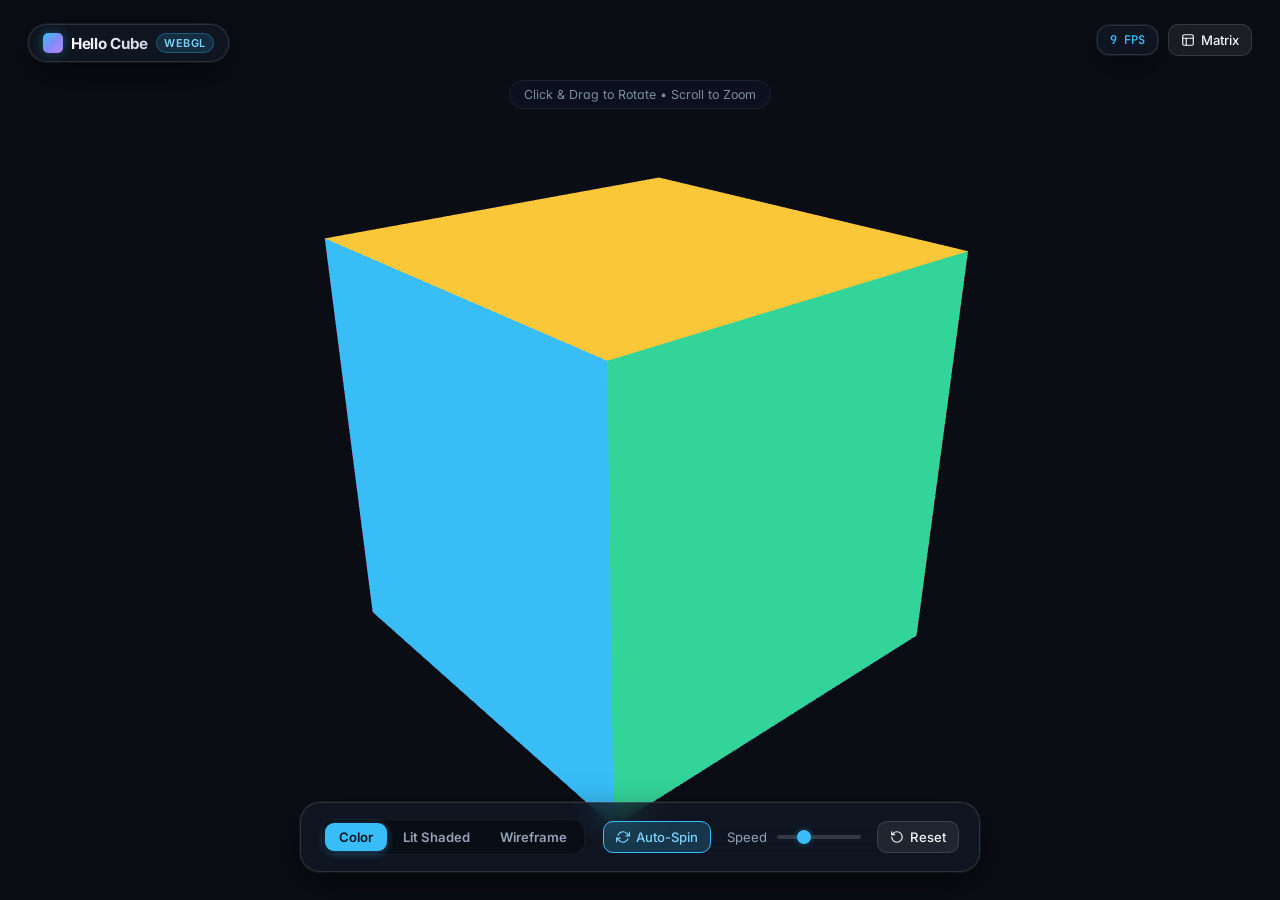
<file: index.html>
<!DOCTYPE html>
<html lang="en">
<head>
    <meta charset="UTF-8">
    <meta name="viewport" content="width=device-width, initial-scale=1.0">
    <title>Hello Cube • WebGL 3D Interactive Demo</title>
    <meta name="description" content="A modern, high-performance pure WebGL Hello Cube example with shaders, lighting, 4x4 matrix mathematics, and interactive 3D camera controls.">
    
    <!-- Google Fonts: Inter & JetBrains Mono -->
    <link rel="preconnect" href="https://fonts.googleapis.com">
    <link rel="preconnect" href="https://fonts.gstatic.com" crossorigin>
    <link href="https://fonts.googleapis.com/css2?family=Inter:wght@400;500;600;700&family=JetBrains+Mono:wght@500;600&display=swap" rel="stylesheet">
    
    <link rel="stylesheet" href="style.css">
</head>
<body>

    <!-- Header Brand -->
    <header class="header-bar">
        <div class="brand-badge">
            <div class="brand-logo"></div>
            <h1 class="brand-title">Hello Cube</h1>
            <span class="badge-tag">WebGL</span>
        </div>
    </header>

    <!-- Top Right Actions & Live FPS -->
    <div class="top-actions">
        <div class="stats-card" id="fps-val">60 FPS</div>
        <button class="action-btn" id="btn-inspector" title="View Real-Time MVP Matrix">
            <svg width="14" height="14" viewBox="0 0 24 24" fill="none" stroke="currentColor" stroke-width="2" stroke-linecap="round" stroke-linejoin="round">
                <rect x="3" y="3" width="18" height="18" rx="2" ry="2"></rect>
                <line x1="3" y1="9" x2="21" y2="9"></line>
                <line x1="9" y1="21" x2="9" y2="9"></line>
            </svg>
            <span>Matrix</span>
        </button>
    </div>

    <!-- Interaction Hint -->
    <div class="interaction-hint" id="interaction-hint">
        Click & Drag to Rotate • Scroll to Zoom
    </div>

    <!-- 3D Canvas Viewport -->
    <div id="canvas-container">
        <canvas id="glcanvas"></canvas>
    </div>

    <!-- Floating HUD Control Dock -->
    <nav class="control-dock" aria-label="Cube Controls">
        <div class="dock-row">
            <!-- Render Mode Selector -->
            <div class="pill-group" role="tablist" aria-label="Render Mode">
                <button class="pill-btn active" data-mode="0" role="tab" id="mode-color">Color</button>
                <button class="pill-btn" data-mode="1" role="tab" id="mode-shaded">Lit Shaded</button>
                <button class="pill-btn" data-mode="2" role="tab" id="mode-wireframe">Wireframe</button>
            </div>

            <!-- Controls (Auto-spin, Speed, Reset) -->
            <div class="dock-controls">
                <button class="action-btn active" id="btn-spin" title="Toggle Auto-Rotation">
                    <svg width="14" height="14" viewBox="0 0 24 24" fill="none" stroke="currentColor" stroke-width="2" stroke-linecap="round" stroke-linejoin="round">
                        <polyline points="23 4 23 10 17 10"></polyline>
                        <polyline points="1 20 1 14 7 14"></polyline>
                        <path d="M3.51 9a9 9 0 0 1 14.85-3.36L23 10M1 14l4.64 4.36A9 9 0 0 0 20.49 15"></path>
                    </svg>
                    <span>Auto-Spin</span>
                </button>

                <div class="control-item">
                    <label for="speed-slider">Speed</label>
                    <div class="slider-container">
                        <input type="range" id="speed-slider" min="0.2" max="3.0" step="0.1" value="1.0" title="Rotation Speed">
                    </div>
                </div>

                <button class="action-btn" id="btn-reset" title="Reset Camera Angle">
                    <svg width="14" height="14" viewBox="0 0 24 24" fill="none" stroke="currentColor" stroke-width="2" stroke-linecap="round" stroke-linejoin="round">
                        <path d="M3 12a9 9 0 1 0 9-9 9.75 9.75 0 0 0-6.74 2.74L3 8"></path>
                        <path d="M3 3v5h5"></path>
                    </svg>
                    <span>Reset</span>
                </button>
            </div>
        </div>
    </nav>

    <!-- Matrix & Pipeline Inspector Modal -->
    <div class="inspector-modal" id="inspector-modal">
        <div class="inspector-header">
            <h2 class="inspector-title">MVP Matrix (4x4)</h2>
            <button class="close-btn" id="close-inspector" aria-label="Close Inspector">&times;</button>
        </div>
        
        <p style="font-size: 0.73rem; color: var(--text-muted); line-height: 1.4;">
            Live Model-View-Projection matrix transformation passed to the vertex shader uniform <code style="color:#38bdf8;">uProjectionMatrix * uModelViewMatrix</code>.
        </p>

        <div class="matrix-grid">
            <div class="matrix-cell">0.00</div>
            <div class="matrix-cell">0.00</div>
            <div class="matrix-cell">0.00</div>
            <div class="matrix-cell">0.00</div>
            <div class="matrix-cell">0.00</div>
            <div class="matrix-cell">0.00</div>
            <div class="matrix-cell">0.00</div>
            <div class="matrix-cell">0.00</div>
            <div class="matrix-cell">0.00</div>
            <div class="matrix-cell">0.00</div>
            <div class="matrix-cell">0.00</div>
            <div class="matrix-cell">0.00</div>
            <div class="matrix-cell">0.00</div>
            <div class="matrix-cell">0.00</div>
            <div class="matrix-cell">0.00</div>
            <div class="matrix-cell">0.00</div>
        </div>

        <div style="margin-top: 4px;">
            <div style="font-size: 0.72rem; font-weight: 600; color: #cbd5e1; margin-bottom: 6px;">WebGL Pipeline Details</div>
            <div class="tech-tag-list">
                <span class="tech-tag">gl.DEPTH_TEST</span>
                <span class="tech-tag">24 Vertices</span>
                <span class="tech-tag">36 Indices</span>
                <span class="tech-tag">Blinn-Phong</span>
                <span class="tech-tag">Perspective 45°</span>
            </div>
        </div>
    </div>

    <script type="module" src="app.js"></script>
</body>
</html>
</file>
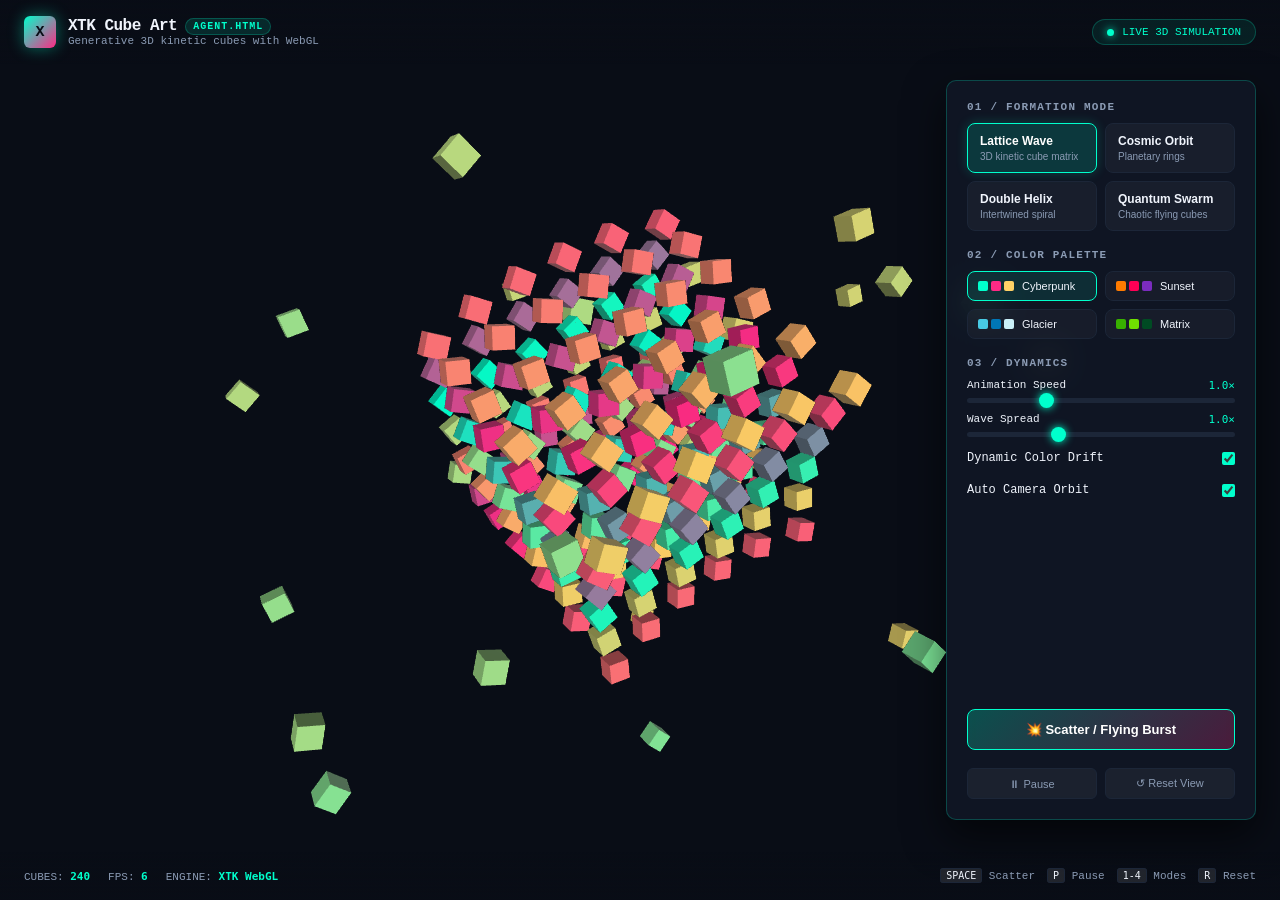
<file: 02/agent.html>
<!DOCTYPE html>
<html lang="en">
<head>
  <meta charset="UTF-8">
  <meta name="viewport" content="width=device-width, initial-scale=1.0">
  <meta name="theme-color" content="#090d16">
  <title>XTK Cube Art — Kinetic Matrix Visualization</title>
  <link rel="icon" href="data:image/svg+xml,%3Csvg xmlns='http://www.w3.org/2000/svg' viewBox='0 0 32 32'%3E%3Cpath fill='%2300ffcc' d='M16 2 30 9v14l-14 7L2 23V9z'/%3E%3C/svg%3E">
  <style>
    :root {
      --bg: #090d16;
      --card: rgba(16, 23, 38, 0.88);
      --card-border: rgba(0, 255, 204, 0.22);
      --accent: #00ffcc;
      --accent-glow: rgba(0, 255, 204, 0.4);
      --pink: #ff2a85;
      --yellow: #ffd166;
      --blue: #3a86ff;
      --text: #f0f4fc;
      --muted: #8b9bb4;
      --line: #1c2638;
      --radius: 10px;
    }

    * { box-sizing: border-box; margin: 0; padding: 0; }

    body {
      background: var(--bg);
      color: var(--text);
      font-family: -apple-system, BlinkMacSystemFont, "Segoe UI", Roboto, "Courier New", monospace;
      height: 100vh;
      overflow: hidden;
      display: flex;
      flex-direction: column;
      user-select: none;
      -webkit-user-select: none;
    }

    header {
      position: absolute;
      top: 0;
      left: 0;
      right: 0;
      height: 64px;
      padding: 0 24px;
      display: flex;
      align-items: center;
      justify-content: space-between;
      z-index: 10;
      background: linear-gradient(180deg, rgba(9, 13, 22, 0.95) 0%, rgba(9, 13, 22, 0.6) 75%, transparent 100%);
      pointer-events: none;
    }

    header * { pointer-events: auto; }

    .brand {
      display: flex;
      align-items: center;
      gap: 12px;
    }

    .brand-cube {
      width: 32px;
      height: 32px;
      background: linear-gradient(135deg, var(--accent) 0%, var(--pink) 100%);
      border-radius: 6px;
      box-shadow: 0 0 16px var(--accent-glow);
      display: flex;
      align-items: center;
      justify-content: center;
      font-weight: 900;
      color: #090d16;
      font-size: 15px;
    }

    .brand-text h1 {
      font-size: 16px;
      font-weight: 700;
      letter-spacing: -0.5px;
      display: flex;
      align-items: center;
      gap: 8px;
    }

    .badge {
      font-size: 10px;
      text-transform: uppercase;
      letter-spacing: 1px;
      background: rgba(0, 255, 204, 0.12);
      color: var(--accent);
      border: 1px solid var(--card-border);
      padding: 2px 7px;
      border-radius: 20px;
    }

    .brand-text p {
      font-size: 11px;
      color: var(--muted);
    }

    .status-badge {
      display: flex;
      align-items: center;
      gap: 8px;
      font-size: 11px;
      color: var(--accent);
      background: rgba(0, 255, 204, 0.08);
      border: 1px solid var(--card-border);
      padding: 6px 14px;
      border-radius: 30px;
    }

    .status-dot {
      width: 7px;
      height: 7px;
      background: var(--accent);
      border-radius: 50%;
      box-shadow: 0 0 8px var(--accent);
      animation: pulse 2s infinite;
    }

    @keyframes pulse {
      0%, 100% { opacity: 1; transform: scale(1); }
      50% { opacity: 0.4; transform: scale(0.8); }
    }

    #stage {
      position: absolute;
      inset: 0;
      width: 100%;
      height: 100%;
      cursor: grab;
      touch-action: none;
    }

    #stage:active { cursor: grabbing; }

    #stage canvas {
      width: 100% !important;
      height: 100% !important;
      display: block;
    }

    /* Control Panel Drawer */
    #panel {
      position: absolute;
      right: 24px;
      top: 80px;
      bottom: 80px;
      width: 310px;
      background: var(--card);
      border: 1px solid var(--card-border);
      backdrop-filter: blur(16px);
      -webkit-backdrop-filter: blur(16px);
      border-radius: var(--radius);
      padding: 20px;
      display: flex;
      flex-direction: column;
      gap: 18px;
      z-index: 10;
      box-shadow: 0 16px 40px rgba(0, 0, 0, 0.6);
      overflow-y: auto;
      scrollbar-width: thin;
      scrollbar-color: var(--line) transparent;
    }

    .panel-section {
      display: flex;
      flex-direction: column;
      gap: 10px;
    }

    .section-title {
      font-size: 11px;
      text-transform: uppercase;
      letter-spacing: 1.2px;
      color: var(--muted);
      font-weight: 700;
      display: flex;
      justify-content: space-between;
      align-items: center;
    }

    .grid-buttons {
      display: grid;
      grid-template-columns: 1fr 1fr;
      gap: 8px;
    }

    .mode-btn {
      background: rgba(255, 255, 255, 0.04);
      border: 1px solid var(--line);
      border-radius: 8px;
      padding: 10px 12px;
      color: var(--text);
      font-size: 12px;
      cursor: pointer;
      text-align: left;
      transition: all 0.2s ease;
      display: flex;
      flex-direction: column;
      gap: 3px;
    }

    .mode-btn small {
      color: var(--muted);
      font-size: 10px;
    }

    .mode-btn:hover {
      background: rgba(0, 255, 204, 0.08);
      border-color: var(--card-border);
    }

    .mode-btn.active {
      background: rgba(0, 255, 204, 0.15);
      border-color: var(--accent);
      color: #ffffff;
      box-shadow: 0 0 12px rgba(0, 255, 204, 0.2);
    }

    .palette-list {
      display: grid;
      grid-template-columns: 1fr 1fr;
      gap: 8px;
    }

    .palette-btn {
      border: 1px solid var(--line);
      border-radius: 8px;
      padding: 8px 10px;
      background: rgba(255, 255, 255, 0.03);
      cursor: pointer;
      display: flex;
      align-items: center;
      gap: 8px;
      transition: all 0.2s;
    }

    .palette-btn:hover {
      border-color: var(--card-border);
    }

    .palette-btn.active {
      border-color: var(--accent);
      background: rgba(0, 255, 204, 0.1);
    }

    .palette-swatches {
      display: flex;
      gap: 3px;
    }

    .swatch {
      width: 10px;
      height: 10px;
      border-radius: 2px;
    }

    .palette-name {
      font-size: 11px;
      color: var(--text);
    }

    .control-row {
      display: flex;
      flex-direction: column;
      gap: 6px;
    }

    .control-label {
      display: flex;
      justify-content: space-between;
      font-size: 11px;
      color: var(--text);
    }

    .control-label span:last-child {
      color: var(--accent);
      font-family: monospace;
    }

    input[type="range"] {
      width: 100%;
      height: 5px;
      border-radius: 5px;
      background: var(--line);
      outline: none;
      -webkit-appearance: none;
    }

    input[type="range"]::-webkit-slider-thumb {
      -webkit-appearance: none;
      width: 15px;
      height: 15px;
      border-radius: 50%;
      background: var(--accent);
      cursor: pointer;
      box-shadow: 0 0 8px var(--accent);
    }

    .checkbox-row {
      display: flex;
      align-items: center;
      justify-content: space-between;
      font-size: 12px;
      padding: 4px 0;
      cursor: pointer;
    }

    .checkbox-row input {
      accent-color: var(--accent);
      cursor: pointer;
    }

    .btn-action {
      background: linear-gradient(135deg, rgba(0, 255, 204, 0.25) 0%, rgba(255, 42, 133, 0.25) 100%);
      border: 1px solid var(--accent);
      color: #fff;
      padding: 12px;
      border-radius: 8px;
      font-weight: 600;
      font-size: 13px;
      cursor: pointer;
      transition: all 0.2s;
      display: flex;
      align-items: center;
      justify-content: center;
      gap: 8px;
    }

    .btn-action:hover {
      box-shadow: 0 0 16px var(--accent-glow);
      transform: translateY(-1px);
    }

    .btn-action:active {
      transform: translateY(1px);
    }

    .btn-secondary {
      background: rgba(255, 255, 255, 0.05);
      border: 1px solid var(--line);
      color: var(--muted);
      padding: 8px;
      border-radius: 6px;
      font-size: 11px;
      cursor: pointer;
      transition: all 0.2s;
    }

    .btn-secondary:hover {
      color: var(--text);
      border-color: var(--card-border);
    }

    /* Footer Stats & Info */
    footer {
      position: absolute;
      bottom: 0;
      left: 0;
      right: 0;
      height: 48px;
      padding: 0 24px;
      display: flex;
      align-items: center;
      justify-content: space-between;
      background: linear-gradient(0deg, rgba(9, 13, 22, 0.95) 0%, transparent 100%);
      font-size: 11px;
      color: var(--muted);
      pointer-events: none;
      z-index: 10;
    }

    footer * { pointer-events: auto; }

    .stats {
      display: flex;
      gap: 18px;
    }

    .stats b {
      color: var(--accent);
      font-family: monospace;
    }

    .shortcuts {
      display: flex;
      gap: 12px;
    }

    .shortcuts kbd {
      background: rgba(255, 255, 255, 0.1);
      border: 1px solid var(--line);
      padding: 1px 5px;
      border-radius: 3px;
      color: var(--text);
      font-family: monospace;
      font-size: 10px;
    }

    /* Loading Overlay */
    #loader {
      position: absolute;
      inset: 0;
      background: var(--bg);
      display: flex;
      flex-direction: column;
      align-items: center;
      justify-content: center;
      gap: 16px;
      z-index: 100;
      transition: opacity 0.5s ease;
    }

    #loader.hidden {
      opacity: 0;
      pointer-events: none;
    }

    .spinner {
      width: 48px;
      height: 48px;
      border: 3px solid rgba(0, 255, 204, 0.15);
      border-top-color: var(--accent);
      border-radius: 50%;
      animation: spin 0.8s linear infinite;
    }

    @keyframes spin {
      to { transform: rotate(360deg); }
    }

    #loader h2 {
      font-size: 18px;
      color: var(--text);
      letter-spacing: -0.5px;
    }

    #loader p {
      font-size: 12px;
      color: var(--muted);
    }
  </style>
  <script type="text/javascript" src="xtk_edge.js"></script>
</head>
<body>

  <header>
    <div class="brand">
      <div class="brand-cube">X</div>
      <div class="brand-text">
        <h1>XTK Cube Art <span class="badge">agent.html</span></h1>
        <p>Generative 3D kinetic cubes with WebGL</p>
      </div>
    </div>
    <div class="status-badge">
      <div class="status-dot"></div>
      <span id="status-text">INITIALIZING XTK...</span>
    </div>
  </header>

  <div id="stage"></div>

  <div id="panel">
    <div class="panel-section">
      <div class="section-title">
        <span>01 / Formation Mode</span>
      </div>
      <div class="grid-buttons">
        <button class="mode-btn active" data-mode="0">
          <strong>Lattice Wave</strong>
          <small>3D kinetic cube matrix</small>
        </button>
        <button class="mode-btn" data-mode="1">
          <strong>Cosmic Orbit</strong>
          <small>Planetary rings</small>
        </button>
        <button class="mode-btn" data-mode="2">
          <strong>Double Helix</strong>
          <small>Intertwined spiral</small>
        </button>
        <button class="mode-btn" data-mode="3">
          <strong>Quantum Swarm</strong>
          <small>Chaotic flying cubes</small>
        </button>
      </div>
    </div>

    <div class="panel-section">
      <div class="section-title">
        <span>02 / Color Palette</span>
      </div>
      <div class="palette-list">
        <button class="palette-btn active" data-palette="0">
          <div class="palette-swatches">
            <span class="swatch" style="background:#00ffcc"></span>
            <span class="swatch" style="background:#ff2a85"></span>
            <span class="swatch" style="background:#ffd166"></span>
          </div>
          <span class="palette-name">Cyberpunk</span>
        </button>
        <button class="palette-btn" data-palette="1">
          <div class="palette-swatches">
            <span class="swatch" style="background:#ff7b00"></span>
            <span class="swatch" style="background:#ff0055"></span>
            <span class="swatch" style="background:#7b2cbf"></span>
          </div>
          <span class="palette-name">Sunset</span>
        </button>
        <button class="palette-btn" data-palette="2">
          <div class="palette-swatches">
            <span class="swatch" style="background:#48cae4"></span>
            <span class="swatch" style="background:#0077b6"></span>
            <span class="swatch" style="background:#caf0f8"></span>
          </div>
          <span class="palette-name">Glacier</span>
        </button>
        <button class="palette-btn" data-palette="3">
          <div class="palette-swatches">
            <span class="swatch" style="background:#38b000"></span>
            <span class="swatch" style="background:#70e000"></span>
            <span class="swatch" style="background:#004b23"></span>
          </div>
          <span class="palette-name">Matrix</span>
        </button>
      </div>
    </div>

    <div class="panel-section">
      <div class="section-title">
        <span>03 / Dynamics</span>
      </div>

      <div class="control-row">
        <div class="control-label">
          <span>Animation Speed</span>
          <span id="speed-val">1.0×</span>
        </div>
        <input id="speed-slider" type="range" min="0.2" max="3.0" step="0.1" value="1.0">
      </div>

      <div class="control-row">
        <div class="control-label">
          <span>Wave Spread</span>
          <span id="spread-val">1.0×</span>
        </div>
        <input id="spread-slider" type="range" min="0.5" max="2.0" step="0.1" value="1.0">
      </div>

      <label class="checkbox-row">
        <span>Dynamic Color Drift</span>
        <input id="color-drift" type="checkbox" checked>
      </label>

      <label class="checkbox-row">
        <span>Auto Camera Orbit</span>
        <input id="auto-rotate" type="checkbox" checked>
      </label>
    </div>

    <div class="panel-section" style="margin-top:auto">
      <button class="btn-action" id="scatter-btn">
        <span>💥 Scatter / Flying Burst</span>
      </button>
      <div style="display:grid; grid-template-columns:1fr 1fr; gap:8px; margin-top:8px;">
        <button class="btn-secondary" id="pause-btn">⏸ Pause</button>
        <button class="btn-secondary" id="reset-cam-btn">↺ Reset View</button>
      </div>
    </div>
  </div>

  <footer>
    <div class="stats">
      <span>CUBES: <b id="cube-count">240</b></span>
      <span>FPS: <b id="fps-val">60</b></span>
      <span>ENGINE: <b>XTK WebGL</b></span>
    </div>
    <div class="shortcuts">
      <span><kbd>SPACE</kbd> Scatter</span>
      <span><kbd>P</kbd> Pause</span>
      <span><kbd>1-4</kbd> Modes</span>
      <span><kbd>R</kbd> Reset</span>
    </div>
  </footer>

  <div id="loader">
    <div class="spinner"></div>
    <h2>Loading XTK Engine</h2>
    <p>Creating 3D Cube Art Visualization...</p>
  </div>

  <script>
    (function() {
      const CONFIG = {
        cubeGrid: 6, // 6x6x6 = 216 lattice cubes
        satelliteCount: 24, // 24 flying satellite cubes (total 240 cubes)
        cubeBaseSize: 9
      };

      const STATE = {
        mode: 0,
        palette: 0,
        speed: 1.0,
        spread: 1.0,
        colorDrift: true,
        autoRotate: true,
        paused: false,
        scattered: false,
        time: 0,
        colorTime: 0,
        scatterTime: 0
      };

      const PALETTES = [
        // Cyberpunk
        [[0.0, 1.0, 0.8], [1.0, 0.16, 0.52], [1.0, 0.82, 0.4]],
        // Sunset
        [[1.0, 0.48, 0.0], [1.0, 0.0, 0.33], [0.48, 0.17, 0.75]],
        // Glacier
        [[0.28, 0.79, 0.89], [0.0, 0.47, 0.71], [0.79, 0.94, 0.97]],
        // Emerald Matrix
        [[0.22, 0.69, 0.0], [0.44, 0.88, 0.0], [0.0, 0.29, 0.14]]
      ];

      let r; // XTK renderer
      const cubeData = [];
      let lastFrame = performance.now();
      let frameCount = 0;
      let lastFpsTime = lastFrame;
      let ready = false;

      function transformMatrix(object, x, y, z, angle, tilt, size) {
        const m = object.transform.matrix;
        const c = Math.cos(angle), s = Math.sin(angle);
        const ct = Math.cos(tilt), st = Math.sin(tilt);
        m[0] = c * size;      m[1] = s * st * size;   m[2] = -s * ct * size;  m[3] = 0;
        m[4] = 0;             m[5] = ct * size;       m[6] = st * size;       m[7] = 0;
        m[8] = s * size;      m[9] = -c * st * size;  m[10] = c * ct * size;  m[11] = 0;
        m[12] = x;            m[13] = y;              m[14] = z;              m[15] = 1;
        object.transform.modified();
      }

      function ensureXTKAndStart() {
        if (typeof X === 'undefined' || !X.renderer3D) {
          const s = document.createElement('script');
          s.src = 'https://get.goXTK.com/xtk_edge.js';
          s.onload = createScene;
          s.onerror = function() {
            document.getElementById('status-text').textContent = 'XTK LOAD ERROR';
            document.getElementById('loader').querySelector('p').textContent = 'Could not load XTK library.';
          };
          document.head.appendChild(s);
        } else {
          createScene();
        }
      }

      function createScene() {
        try {
          r = new X.renderer3D();
          r.container = 'stage';
          r.config.PROGRESSBAR_ENABLED = false;
          r.config.PICKING_ENABLED = false;
          r.init();
          r.bgColor = [9 / 255, 13 / 255, 22 / 255];

          const N = CONFIG.cubeGrid;
          const totalLattice = N * N * N;

          // 1. Create Core Matrix Cubes
          for (let i = 0; i < totalLattice; i++) {
            const c = new X.cube();
            c.lengthX = c.lengthY = c.lengthZ = 1;
            c.color = [0.0, 1.0, 0.8];
            c.pickable = false;

            const ix = (i % N) - (N - 1) / 2;
            const iy = (Math.floor(i / N) % N) - (N - 1) / 2;
            const iz = Math.floor(i / (N * N)) - (N - 1) / 2;
            const seed = i * 2.39996;

            cubeData.push({
              object: c,
              isSatellite: false,
              index: i,
              baseX: ix,
              baseY: iy,
              baseZ: iz,
              size: CONFIG.cubeBaseSize,
              scatterDir: [
                (Math.random() - 0.5) * 350,
                (Math.random() - 0.5) * 350,
                (Math.random() - 0.5) * 350
              ]
            });

            r.add(c);
          }

          // 2. Create Flying Satellite Cubes
          for (let j = 0; j < CONFIG.satelliteCount; j++) {
            const sat = new X.cube();
            sat.lengthX = sat.lengthY = sat.lengthZ = 1;
            sat.color = [1.0, 0.16, 0.52];
            sat.pickable = false;

            cubeData.push({
              object: sat,
              isSatellite: true,
              index: totalLattice + j,
              orbitRadius: 95 + (j % 3) * 35,
              orbitSpeed: 0.85 + (j % 4) * 0.35,
              orbitAngle: (j / CONFIG.satelliteCount) * Math.PI * 2,
              orbitTilt: (j % 5) * 0.6 - 1.2,
              size: CONFIG.cubeBaseSize * (0.8 + Math.random() * 0.5),
              scatterDir: [
                (Math.random() - 0.5) * 400,
                (Math.random() - 0.5) * 400,
                (Math.random() - 0.5) * 400
              ]
            });

            r.add(sat);
          }

          document.getElementById('cube-count').textContent = cubeData.length;

          // Initial positions
          updatePositions(0);
          updateColors(0);

          r.camera.position = [0, 220, 260];
          r.camera.focus = [0, 0, 0];

          r.onShowtime = function() {
            ready = true;
            document.getElementById('loader').classList.add('hidden');
            document.getElementById('status-text').textContent = 'LIVE 3D SIMULATION';
            r.camera.position = [0, 220, 260];
            r.camera.focus = [0, 0, 0];
          };

          r.onRender = function() {
            renderLoop();
          };

          r.render();
          setupControls();

          // Fallback loader removal
          setTimeout(() => {
            document.getElementById('loader').classList.add('hidden');
            document.getElementById('status-text').textContent = 'LIVE 3D SIMULATION';
          }, 600);

        } catch (e) {
          console.error(e);
          document.getElementById('status-text').textContent = 'WEBGL ERROR';
        }
      }

      function updatePositions(t) {
        const sTime = STATE.scatterTime;
        const spread = STATE.spread;

        for (let i = 0; i < cubeData.length; i++) {
          const item = cubeData[i];
          let x = 0, y = 0, z = 0;
          let rotAngle = t * 0.5 + i * 0.05;
          let tiltAngle = t * 0.3;

          if (item.isSatellite) {
            const angle = item.orbitAngle + t * 0.7 * item.orbitSpeed;
            const rad = item.orbitRadius * (1 + Math.sin(t * 1.5 + item.index) * 0.15);
            x = Math.cos(angle) * rad;
            y = Math.sin(angle) * Math.cos(item.orbitTilt) * rad + Math.sin(t * 2 + item.index) * 20;
            z = Math.sin(angle) * Math.sin(item.orbitTilt) * rad;
            rotAngle = angle * 2;
          } else {
            const ix = item.baseX;
            const iy = item.baseY;
            const iz = item.baseZ;
            const idx = item.index;

            if (STATE.mode === 0) {
              // Mode 0: Lattice Wave
              const dist = Math.sqrt(ix * ix + iy * iy + iz * iz);
              const wave = Math.sin(dist * 1.2 - t * 2.5) * 12;
              const spacing = (19 + Math.sin(t * 0.8) * 3) * spread;
              x = ix * spacing;
              y = iy * spacing + wave;
              z = iz * spacing;
            } else if (STATE.mode === 1) {
              // Mode 1: Cosmic Orbit Rings
              const ring = Math.floor(idx / 36);
              const posInRing = idx % 36;
              const angle = (posInRing / 36) * Math.PI * 2 + t * (0.4 + ring * 0.15);
              const r0 = (35 + ring * 22) * spread;
              const tilt = ring * 0.5 - 1.0;
              x = Math.cos(angle) * r0;
              y = Math.sin(angle) * Math.cos(tilt) * r0 + Math.sin(t * 3 + ring) * 8;
              z = Math.sin(angle) * Math.sin(tilt) * r0;
              rotAngle = angle;
            } else if (STATE.mode === 2) {
              // Mode 2: Double Helix
              const strand = idx % 2;
              const h = (idx / 216 - 0.5) * 200 * spread;
              const angle = (idx / 216) * Math.PI * 8 + strand * Math.PI + t * 1.2;
              const rad = (45 + Math.sin(t + idx * 0.05) * 10) * spread;
              x = Math.cos(angle) * rad;
              y = h;
              z = Math.sin(angle) * rad;
              rotAngle = angle;
            } else {
              // Mode 3: Quantum Swarm
              const phase = idx * 2.39996;
              const rad = (55 + Math.sin(phase * 2 + t) * 35) * spread;
              x = Math.sin(phase + t * 0.6) * rad;
              y = Math.cos(phase * 1.5 + t * 0.8) * (rad * 0.9);
              z = Math.sin(phase * 0.7 + t * 1.1) * rad;
              rotAngle = phase + t;
            }
          }

          if (sTime > 0.001) {
            x += item.scatterDir[0] * sTime;
            y += item.scatterDir[1] * sTime;
            z += item.scatterDir[2] * sTime;
          }

          transformMatrix(item.object, x, y, z, rotAngle, tiltAngle, item.size);
        }
      }

      function updateColors(t) {
        const pal = PALETTES[STATE.palette];
        const num = pal.length;

        for (let i = 0; i < cubeData.length; i++) {
          const item = cubeData[i];
          let phase;
          if (STATE.colorDrift) {
            phase = (item.index * 0.02 + STATE.colorTime * 0.35) % num;
          } else {
            phase = (item.index * 0.02) % num;
          }

          const i0 = Math.floor(phase);
          const frac = phase - i0;
          const c0 = pal[i0];
          const c1 = pal[(i0 + 1) % num];

          item.object.color = [
            c0[0] + (c1[0] - c0[0]) * frac,
            c0[1] + (c1[1] - c0[1]) * frac,
            c0[2] + (c1[2] - c0[2]) * frac
          ];
        }
      }

      function renderLoop() {
        const now = performance.now();
        const dt = Math.min((now - lastFrame) / 1000, 0.1);
        lastFrame = now;

        frameCount++;
        if (now - lastFpsTime >= 500) {
          const fps = Math.round((frameCount * 1000) / (now - lastFpsTime));
          document.getElementById('fps-val').textContent = fps;
          frameCount = 0;
          lastFpsTime = now;
        }

        if (STATE.paused) return;

        STATE.time += dt * STATE.speed;
        if (STATE.colorDrift) {
          STATE.colorTime += dt * STATE.speed;
        }

        const targetScatter = STATE.scattered ? 1.0 : 0.0;
        STATE.scatterTime += (targetScatter - STATE.scatterTime) * Math.min(dt * 4, 1.0);

        updatePositions(STATE.time);
        updateColors(STATE.time);

        if (STATE.autoRotate && r.camera) {
          const camRadius = 310;
          const camAngle = STATE.time * 0.18;
          r.camera.position = [
            Math.sin(camAngle) * camRadius,
            120 + Math.sin(STATE.time * 0.4) * 40,
            Math.cos(camAngle) * camRadius
          ];
          r.camera.focus = [0, 0, 0];
        }
      }

      function setupControls() {
        const modeBtns = document.querySelectorAll('.mode-btn');
        modeBtns.forEach(btn => {
          btn.addEventListener('click', () => {
            modeBtns.forEach(b => b.classList.remove('active'));
            btn.classList.add('active');
            STATE.mode = parseInt(btn.dataset.mode);
          });
        });

        const palBtns = document.querySelectorAll('.palette-btn');
        palBtns.forEach(btn => {
          btn.addEventListener('click', () => {
            palBtns.forEach(b => b.classList.remove('active'));
            btn.classList.add('active');
            STATE.palette = parseInt(btn.dataset.palette);
          });
        });

        const speedSlider = document.getElementById('speed-slider');
        speedSlider.addEventListener('input', e => {
          STATE.speed = parseFloat(e.target.value);
          document.getElementById('speed-val').textContent = STATE.speed.toFixed(1) + '×';
        });

        const spreadSlider = document.getElementById('spread-slider');
        spreadSlider.addEventListener('input', e => {
          STATE.spread = parseFloat(e.target.value);
          document.getElementById('spread-val').textContent = STATE.spread.toFixed(1) + '×';
        });

        document.getElementById('color-drift').addEventListener('change', e => {
          STATE.colorDrift = e.target.checked;
        });

        document.getElementById('auto-rotate').addEventListener('change', e => {
          STATE.autoRotate = e.target.checked;
        });

        const scatterBtn = document.getElementById('scatter-btn');
        scatterBtn.addEventListener('click', () => {
          STATE.scattered = !STATE.scattered;
          scatterBtn.querySelector('span').textContent = STATE.scattered ? '⚡ Reassemble Matrix' : '💥 Scatter / Flying Burst';
        });

        const pauseBtn = document.getElementById('pause-btn');
        pauseBtn.addEventListener('click', () => {
          STATE.paused = !STATE.paused;
          pauseBtn.textContent = STATE.paused ? '▶ Resume' : '⏸ Pause';
        });

        document.getElementById('reset-cam-btn').addEventListener('click', () => {
          if (r && r.camera) {
            r.camera.position = [0, 220, 260];
            r.camera.focus = [0, 0, 0];
          }
        });

        window.addEventListener('keydown', e => {
          if (e.code === 'Space') {
            e.preventDefault();
            scatterBtn.click();
          } else if (e.code === 'KeyP') {
            pauseBtn.click();
          } else if (e.code === 'KeyR') {
            document.getElementById('reset-cam-btn').click();
          } else if (e.key >= '1' && e.key <= '4') {
            const idx = parseInt(e.key) - 1;
            if (modeBtns[idx]) modeBtns[idx].click();
          }
        });
      }

      window.addEventListener('DOMContentLoaded', ensureXTKAndStart);
    })();
  </script>
</body>
</html>
</file>
<file: style.css>
/* Modern WebGL Hello Cube Styles */
:root {
    --bg-primary: #0a0d14;
    --bg-card: rgba(18, 24, 38, 0.75);
    --border-card: rgba(255, 255, 255, 0.12);
    --border-hover: rgba(255, 255, 255, 0.25);
    --text-main: #f1f5f9;
    --text-muted: #94a3b8;
    --accent: #38bdf8;
    --accent-glow: rgba(56, 189, 248, 0.35);
    --accent-active: #0ea5e9;
    --card-shadow: 0 12px 36px -4px rgba(0, 0, 0, 0.6), 0 0 0 1px rgba(255, 255, 255, 0.08);
    --font-sans: 'Inter', -apple-system, BlinkMacSystemFont, 'Segoe UI', Roboto, sans-serif;
    --font-mono: 'JetBrains Mono', 'Fira Code', monospace;
}

* {
    box-sizing: border-box;
    margin: 0;
    padding: 0;
    -webkit-user-select: none;
    user-select: none;
}

body, html {
    width: 100%;
    height: 100%;
    overflow: hidden;
    background: radial-gradient(circle at 50% 30%, #151d30 0%, #080a10 85%);
    font-family: var(--font-sans);
    color: var(--text-main);
    font-feature-settings: "cv02", "cv03", "cv04", "cv11";
}

#canvas-container {
    position: absolute;
    top: 0;
    left: 0;
    width: 100%;
    height: 100%;
    z-index: 1;
    cursor: grab;
}

#canvas-container:active {
    cursor: grabbing;
}

canvas#glcanvas {
    display: block;
    width: 100%;
    height: 100%;
}

/* Header Brand */
.header-bar {
    position: absolute;
    top: 24px;
    left: 28px;
    z-index: 10;
    display: flex;
    align-items: center;
    gap: 14px;
    pointer-events: none;
}

.brand-badge {
    display: flex;
    align-items: center;
    gap: 8px;
    background: var(--bg-card);
    backdrop-filter: blur(12px);
    -webkit-backdrop-filter: blur(12px);
    padding: 8px 14px;
    border-radius: 9999px;
    border: 1px solid var(--border-card);
    box-shadow: var(--card-shadow);
}

.brand-logo {
    width: 20px;
    height: 20px;
    background: linear-gradient(135deg, #38bdf8, #818cf8, #c084fc);
    border-radius: 5px;
    box-shadow: 0 0 12px var(--accent-glow);
}

.brand-title {
    font-size: 0.95rem;
    font-weight: 700;
    letter-spacing: -0.02em;
    background: linear-gradient(to right, #ffffff, #cbd5e1);
    -webkit-background-clip: text;
    -webkit-text-fill-color: transparent;
}

.badge-tag {
    font-size: 0.68rem;
    font-weight: 600;
    background: rgba(56, 189, 248, 0.15);
    color: #7dd3fc;
    border: 1px solid rgba(56, 189, 248, 0.3);
    padding: 2px 7px;
    border-radius: 9999px;
    text-transform: uppercase;
    letter-spacing: 0.05em;
}

/* Floating HUD Controls */
.control-dock {
    position: absolute;
    bottom: 28px;
    left: 50%;
    transform: translateX(-50%);
    z-index: 10;
    width: min(92vw, 680px);
    background: var(--bg-card);
    backdrop-filter: blur(16px);
    -webkit-backdrop-filter: blur(16px);
    border: 1px solid var(--border-card);
    border-radius: 20px;
    padding: 16px 20px;
    box-shadow: var(--card-shadow);
    display: flex;
    flex-direction: column;
    gap: 14px;
    pointer-events: auto;
}

.dock-row {
    display: flex;
    align-items: center;
    justify-content: space-between;
    gap: 14px;
    flex-wrap: wrap;
}

.pill-group {
    display: flex;
    background: rgba(0, 0, 0, 0.35);
    padding: 3px;
    border-radius: 12px;
    border: 1px solid rgba(255, 255, 255, 0.06);
    gap: 2px;
}

.pill-btn {
    background: transparent;
    border: none;
    color: var(--text-muted);
    font-family: inherit;
    font-size: 0.82rem;
    font-weight: 600;
    padding: 6px 14px;
    border-radius: 9px;
    cursor: pointer;
    transition: all 0.2s ease;
}

.pill-btn:hover {
    color: var(--text-main);
}

.pill-btn.active {
    background: var(--accent);
    color: #04101d;
    box-shadow: 0 2px 8px var(--accent-glow);
}

.dock-controls {
    display: flex;
    align-items: center;
    gap: 16px;
    flex: 1;
    justify-content: flex-end;
}

.control-item {
    display: flex;
    align-items: center;
    gap: 10px;
    font-size: 0.82rem;
    color: var(--text-muted);
}

/* Custom Slider */
.slider-container {
    display: flex;
    align-items: center;
    gap: 8px;
}

input[type="range"] {
    -webkit-appearance: none;
    appearance: none;
    width: 84px;
    height: 4px;
    background: rgba(255, 255, 255, 0.15);
    border-radius: 2px;
    outline: none;
    cursor: pointer;
}

input[type="range"]::-webkit-slider-thumb {
    -webkit-appearance: none;
    width: 14px;
    height: 14px;
    border-radius: 50%;
    background: var(--accent);
    box-shadow: 0 0 6px var(--accent-glow);
    cursor: pointer;
    transition: transform 0.1s ease;
}

input[type="range"]::-webkit-slider-thumb:hover {
    transform: scale(1.2);
}

/* Toggle Button */
.action-btn {
    display: inline-flex;
    align-items: center;
    gap: 6px;
    background: rgba(255, 255, 255, 0.07);
    border: 1px solid var(--border-card);
    color: var(--text-main);
    font-family: inherit;
    font-size: 0.82rem;
    font-weight: 500;
    padding: 7px 12px;
    border-radius: 10px;
    cursor: pointer;
    transition: all 0.2s ease;
}

.action-btn:hover {
    background: rgba(255, 255, 255, 0.12);
    border-color: var(--border-hover);
}

.action-btn.active {
    background: rgba(56, 189, 248, 0.2);
    border-color: var(--accent);
    color: #7dd3fc;
}

/* Top Right Stats & Info Button */
.top-actions {
    position: absolute;
    top: 24px;
    right: 28px;
    z-index: 10;
    display: flex;
    align-items: center;
    gap: 10px;
}

.stats-card {
    background: var(--bg-card);
    backdrop-filter: blur(12px);
    -webkit-backdrop-filter: blur(12px);
    border: 1px solid var(--border-card);
    border-radius: 12px;
    padding: 6px 12px;
    font-family: var(--font-mono);
    font-size: 0.75rem;
    color: var(--accent);
    font-weight: 600;
    box-shadow: var(--card-shadow);
}

/* Hint overlay */
.interaction-hint {
    position: absolute;
    top: 80px;
    left: 50%;
    transform: translateX(-50%);
    z-index: 5;
    background: rgba(15, 23, 42, 0.6);
    border: 1px solid rgba(255, 255, 255, 0.08);
    backdrop-filter: blur(8px);
    -webkit-backdrop-filter: blur(8px);
    padding: 6px 14px;
    border-radius: 9999px;
    font-size: 0.78rem;
    color: var(--text-muted);
    pointer-events: none;
    opacity: 0.85;
    transition: opacity 0.5s ease;
}

/* Inspector Overlay Modal */
.inspector-modal {
    position: absolute;
    top: 76px;
    right: 28px;
    z-index: 20;
    width: 320px;
    background: var(--bg-card);
    backdrop-filter: blur(20px);
    -webkit-backdrop-filter: blur(20px);
    border: 1px solid var(--border-card);
    border-radius: 16px;
    padding: 18px;
    box-shadow: var(--card-shadow);
    display: none;
    flex-direction: column;
    gap: 12px;
    animation: fadeIn 0.2s ease forwards;
}

.inspector-modal.open {
    display: flex;
}

@keyframes fadeIn {
    from { opacity: 0; transform: translateY(-8px); }
    to { opacity: 1; transform: translateY(0); }
}

.inspector-header {
    display: flex;
    justify-content: space-between;
    align-items: center;
    border-bottom: 1px solid rgba(255, 255, 255, 0.08);
    padding-bottom: 8px;
}

.inspector-title {
    font-size: 0.85rem;
    font-weight: 700;
    color: #e2e8f0;
}

.close-btn {
    background: transparent;
    border: none;
    color: var(--text-muted);
    font-size: 1.1rem;
    cursor: pointer;
    line-height: 1;
}

.close-btn:hover {
    color: var(--text-main);
}

.matrix-grid {
    display: grid;
    grid-template-columns: repeat(4, 1fr);
    gap: 4px;
    background: rgba(0, 0, 0, 0.4);
    border-radius: 8px;
    padding: 8px;
    border: 1px solid rgba(255, 255, 255, 0.05);
}

.matrix-cell {
    font-family: var(--font-mono);
    font-size: 0.65rem;
    color: #38bdf8;
    text-align: right;
    padding: 2px 4px;
    overflow: hidden;
    text-overflow: ellipsis;
    white-space: nowrap;
}

.tech-tag-list {
    display: flex;
    flex-wrap: wrap;
    gap: 6px;
    margin-top: 4px;
}

.tech-tag {
    font-size: 0.68rem;
    background: rgba(255, 255, 255, 0.06);
    border: 1px solid rgba(255, 255, 255, 0.08);
    border-radius: 6px;
    padding: 2px 6px;
    color: var(--text-muted);
}

@media (max-width: 600px) {
    .header-bar {
        left: 16px;
        top: 16px;
    }
    .top-actions {
        right: 16px;
        top: 16px;
    }
    .control-dock {
        bottom: 16px;
        padding: 12px 14px;
    }
    .inspector-modal {
        right: 16px;
        left: 16px;
        width: auto;
    }
    .pill-btn {
        padding: 5px 9px;
        font-size: 0.75rem;
    }
}
</file>
